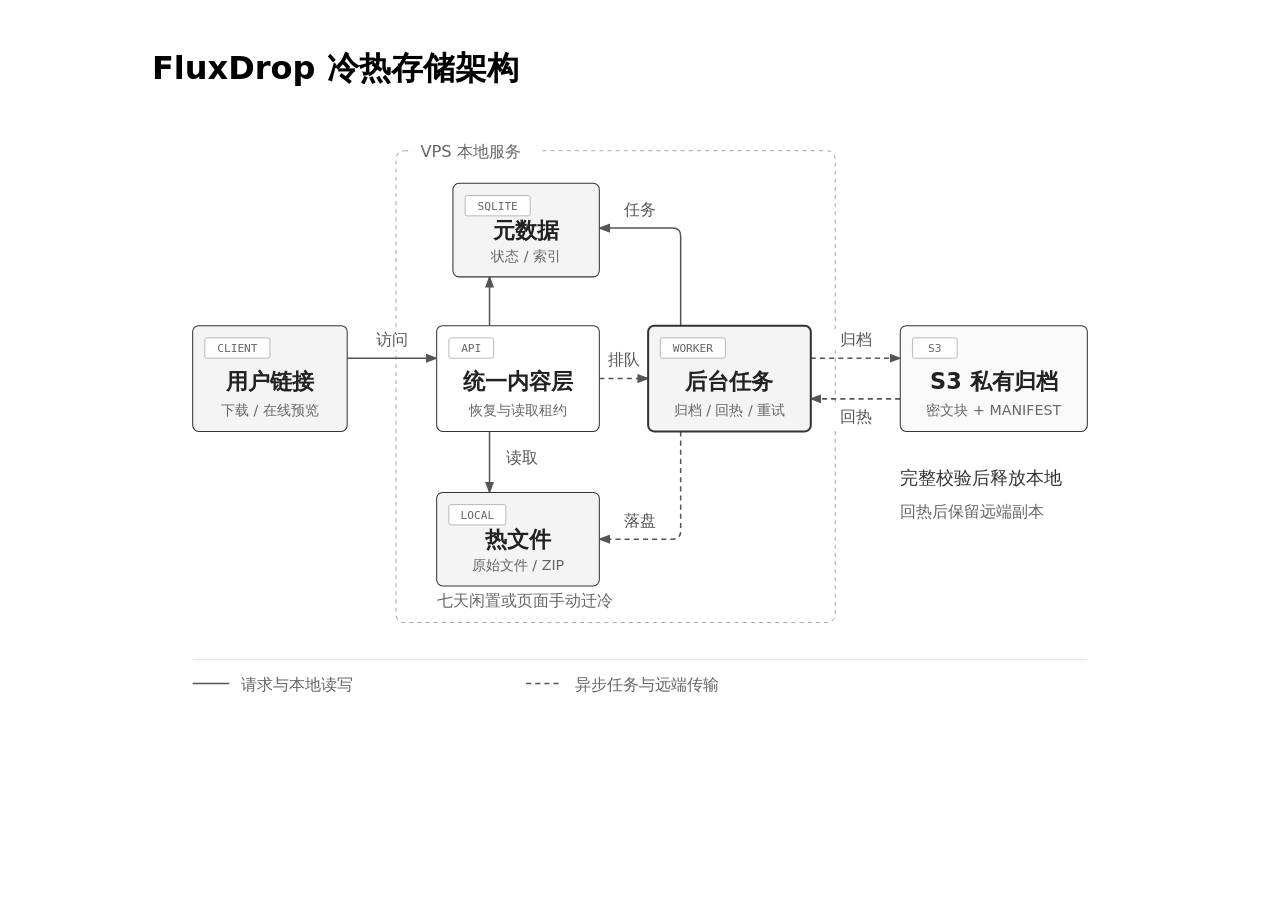
<file: docs/diagrams/cold-storage-architecture.html>
<!DOCTYPE html><html lang="zh-CN"><head><meta charset="utf-8"><meta name="viewport" content="width=device-width,initial-scale=1"><title>FluxDrop 冷热存储架构</title><style>
*{box-sizing:border-box}body{margin:0;background:#fff;color:#222;font-family:system-ui,-apple-system,"Segoe UI","PingFang SC","Microsoft YaHei",sans-serif;line-height:1.65}
main{max-width:1040px;margin:48px auto;padding:0 32px}h1{font-size:32px;line-height:1.3;margin:0 0 12px;font-weight:600;color:#000}h2{font-size:22px;margin:36px 0 12px;color:#000}h3{font-size:17px;margin:24px 0 8px;color:#000}p{margin:10px 0}p.meta,figcaption{font-size:13px;color:#666}figure{margin:24px 0}figcaption{margin-top:12px}.diagram-container{width:100%;overflow-x:auto}svg{width:100%;min-width:960px;display:block}table{width:100%;border-collapse:collapse;table-layout:fixed;margin:16px 0 24px;font-size:14px}th,td{border:1px solid #d9d9d9;padding:12px;text-align:left;vertical-align:middle;overflow-wrap:anywhere}th{background:#f4f4f5;color:#000;font-weight:600}td:first-child,th:first-child{width:24%}li{margin:8px 0}code{font-family:ui-monospace,SFMono-Regular,Menlo,monospace;font-size:.88em;background:#f4f4f5;padding:2px 5px;border-radius:4px}a{color:#333;text-underline-offset:3px}.formula{font-family:ui-monospace,SFMono-Regular,Menlo,monospace;overflow-wrap:anywhere;font-size:14px}.manager{margin:0;background:#fff;padding:28px;width:960px;min-width:960px;border:1px solid #ddd;border-radius:6px}.manager h3{margin:0;font-size:28px}.manager .sub{color:#666;font-size:14px}.manager .toolbar{display:flex;justify-content:space-between;align-items:center;margin:24px 0 12px;gap:16px}.manager .actions{display:flex;gap:8px;align-items:center;flex-wrap:wrap}.manager button{border:1px solid #ccc;border-radius:4px;background:#fff;padding:7px 10px;color:#333;font-family:inherit;font-size:13px}.manager button.cold{background:#333;border-color:#333;color:white}.manager button[disabled]{color:#999;background:#fafafa}.manager table{font-size:14px;margin:0}.manager th,.manager td{padding:16px 10px;border-left:0;border-right:0}.manager th:nth-child(1){width:31%}.manager th:nth-child(2){width:12%}.manager th:nth-child(3){width:21%}.manager th:nth-child(4){width:36%}.manager .badge{display:inline-block;border:1px solid #aaa;border-radius:4px;padding:2px 7px;font-size:12px}.manager .small{font-size:12px;color:#666}.manager .ui-note{font-size:13px;color:#666;margin:20px 0 0}.manager .progress{height:4px;background:#eee;margin-top:8px;max-width:112px}.manager .progress span{display:block;width:65%;height:100%;background:#555}
@media(max-width:700px){main{margin:24px auto;padding:0 16px}h1{font-size:27px}table{font-size:12px}th,td{padding:8px}}
@media print{main{max-width:none;margin:0;padding:0}.diagram-container{overflow-x:visible}svg{min-width:0}.manager{min-width:0;width:100%}h2,h3{break-after:avoid}figure{break-inside:avoid}a{color:#222}body{font-size:11pt}}
</style></head><body><main><h1>FluxDrop 冷热存储架构</h1><div class="diagram-container"><svg viewBox="0 0 960 600" xmlns="http://www.w3.org/2000/svg" role="img" aria-labelledby="cold-storage-architecture-title cold-storage-architecture-desc"><title id="cold-storage-architecture-title">FluxDrop 冷热存储架构</title><desc id="cold-storage-architecture-desc">用户通过统一内容层访问热文件，后台任务协调本地缓存、SQLite 元数据与 S3 私有加密归档。</desc><defs><marker id="arrow" markerWidth="8" markerHeight="6" refX="7" refY="3" orient="auto"><polygon points="0 0, 8 3, 0 6" fill="#555"/></marker><marker id="arrow-accent" markerWidth="8" markerHeight="6" refX="7" refY="3" orient="auto"><polygon points="0 0, 8 3, 0 6" fill="#333"/></marker><marker id="arrow-link" markerWidth="8" markerHeight="6" refX="7" refY="3" orient="auto"><polygon points="0 0, 8 3, 0 6" fill="#555"/></marker></defs><rect width="960" height="600" fill="#fff"/><rect x="240" y="48" width="432" height="464" rx="8" fill="#fff" stroke="#aaa" stroke-dasharray="4,4"/><rect x="256" y="36" width="124" height="24" fill="#fff"/><text x="264" y="54" fill="#666" font-size="16" font-weight="500" font-family="system-ui, -apple-system, &quot;Segoe UI&quot;, &quot;PingFang SC&quot;, &quot;Microsoft YaHei&quot;, sans-serif" text-anchor="start">VPS 本地服务</text><path d="M192 252 H280" fill="none" stroke="#555" stroke-width="1.5" marker-end="url(#arrow)"/><path d="M332 324 V384" fill="none" stroke="#555" stroke-width="1.5" marker-end="url(#arrow)"/><path d="M332 220 V172" fill="none" stroke="#555" stroke-width="1.5" marker-end="url(#arrow)"/><path d="M440 272 H488" fill="none" stroke="#555" stroke-width="1.5" stroke-dasharray="5,4" marker-end="url(#arrow)"/><path d="M520 220 V132 Q520 124 512 124 H440" fill="none" stroke="#555" stroke-width="1.5" marker-end="url(#arrow)"/><path d="M520 324 V422 Q520 430 512 430 H440" fill="none" stroke="#555" stroke-width="1.5" stroke-dasharray="5,4" marker-end="url(#arrow)"/><path d="M648 252 H736" fill="none" stroke="#555" stroke-width="1.5" stroke-dasharray="5,4" marker-end="url(#arrow)"/><path d="M736 292 H648" fill="none" stroke="#555" stroke-width="1.5" stroke-dasharray="5,4" marker-end="url(#arrow)"/><g class="arrow-label"><rect x="212.0" y="224" width="48" height="20" rx="2" fill="#fff"/><text x="236" y="239" fill="#555" font-size="16" font-weight="500" font-family="system-ui, -apple-system, &quot;Segoe UI&quot;, &quot;PingFang SC&quot;, &quot;Microsoft YaHei&quot;, sans-serif" text-anchor="middle">访问</text></g><g class="arrow-label"><rect x="440.0" y="244" width="48" height="20" rx="2" fill="#fff"/><text x="464" y="259" fill="#555" font-size="16" font-weight="500" font-family="system-ui, -apple-system, &quot;Segoe UI&quot;, &quot;PingFang SC&quot;, &quot;Microsoft YaHei&quot;, sans-serif" text-anchor="middle">排队</text></g><g class="arrow-label"><rect x="456.0" y="96" width="48" height="20" rx="2" fill="#fff"/><text x="480" y="111" fill="#555" font-size="16" font-weight="500" font-family="system-ui, -apple-system, &quot;Segoe UI&quot;, &quot;PingFang SC&quot;, &quot;Microsoft YaHei&quot;, sans-serif" text-anchor="middle">任务</text></g><g class="arrow-label"><rect x="456.0" y="402" width="48" height="20" rx="2" fill="#fff"/><text x="480" y="417" fill="#555" font-size="16" font-weight="500" font-family="system-ui, -apple-system, &quot;Segoe UI&quot;, &quot;PingFang SC&quot;, &quot;Microsoft YaHei&quot;, sans-serif" text-anchor="middle">落盘</text></g><g class="arrow-label"><rect x="668.0" y="224" width="48" height="20" rx="2" fill="#fff"/><text x="692" y="239" fill="#555" font-size="16" font-weight="500" font-family="system-ui, -apple-system, &quot;Segoe UI&quot;, &quot;PingFang SC&quot;, &quot;Microsoft YaHei&quot;, sans-serif" text-anchor="middle">归档</text></g><g class="arrow-label"><rect x="668.0" y="300" width="48" height="20" rx="2" fill="#fff"/><text x="692" y="315" fill="#555" font-size="16" font-weight="500" font-family="system-ui, -apple-system, &quot;Segoe UI&quot;, &quot;PingFang SC&quot;, &quot;Microsoft YaHei&quot;, sans-serif" text-anchor="middle">回热</text></g><g class="arrow-label"><rect x="340" y="340" width="48" height="20" rx="2" fill="#fff"/><text x="348" y="355" fill="#555" font-size="16" font-weight="500" font-family="system-ui, -apple-system, &quot;Segoe UI&quot;, &quot;PingFang SC&quot;, &quot;Microsoft YaHei&quot;, sans-serif" text-anchor="start">读取</text></g><g data-node="CLIENT"><rect x="40" y="220" width="152" height="104" rx="6" fill="#fff"/><rect x="40" y="220" width="152" height="104" rx="6" fill="#f4f4f5" stroke="#333" stroke-width="1"/><rect x="52" y="232" width="64" height="20" rx="2" fill="#fff" stroke="#aaa" stroke-width="0.8"/><text x="84.0" y="246" fill="#666" font-size="11" font-weight="500" font-family="ui-monospace, SFMono-Regular, Menlo, monospace" text-anchor="middle">CLIENT</text><text x="116.0" y="282" fill="#222" font-size="22" font-weight="600" font-family="system-ui, -apple-system, &quot;Segoe UI&quot;, &quot;PingFang SC&quot;, &quot;Microsoft YaHei&quot;, sans-serif" text-anchor="middle">用户链接</text><text x="116.0" y="308" fill="#666" font-size="14" font-weight="400" font-family="system-ui, -apple-system, &quot;Segoe UI&quot;, &quot;PingFang SC&quot;, &quot;Microsoft YaHei&quot;, sans-serif" text-anchor="middle">下载 / 在线预览</text></g><g data-node="API"><rect x="280" y="220" width="160" height="104" rx="6" fill="#fff"/><rect x="280" y="220" width="160" height="104" rx="6" fill="#fff" stroke="#333" stroke-width="1"/><rect x="292" y="232" width="44" height="20" rx="2" fill="#fff" stroke="#aaa" stroke-width="0.8"/><text x="314.0" y="246" fill="#666" font-size="11" font-weight="500" font-family="ui-monospace, SFMono-Regular, Menlo, monospace" text-anchor="middle">API</text><text x="360.0" y="282" fill="#222" font-size="22" font-weight="600" font-family="system-ui, -apple-system, &quot;Segoe UI&quot;, &quot;PingFang SC&quot;, &quot;Microsoft YaHei&quot;, sans-serif" text-anchor="middle">统一内容层</text><text x="360.0" y="308" fill="#666" font-size="14" font-weight="400" font-family="system-ui, -apple-system, &quot;Segoe UI&quot;, &quot;PingFang SC&quot;, &quot;Microsoft YaHei&quot;, sans-serif" text-anchor="middle">恢复与读取租约</text></g><g data-node="SQLITE"><rect x="296" y="80" width="144" height="92" rx="6" fill="#fff"/><rect x="296" y="80" width="144" height="92" rx="6" fill="#f4f4f5" stroke="#333" stroke-width="1"/><rect x="308" y="92" width="64" height="20" rx="2" fill="#fff" stroke="#aaa" stroke-width="0.8"/><text x="340.0" y="106" fill="#666" font-size="11" font-weight="500" font-family="ui-monospace, SFMono-Regular, Menlo, monospace" text-anchor="middle">SQLITE</text><text x="368.0" y="134" fill="#222" font-size="22" font-weight="600" font-family="system-ui, -apple-system, &quot;Segoe UI&quot;, &quot;PingFang SC&quot;, &quot;Microsoft YaHei&quot;, sans-serif" text-anchor="middle">元数据</text><text x="368.0" y="156" fill="#666" font-size="14" font-weight="400" font-family="system-ui, -apple-system, &quot;Segoe UI&quot;, &quot;PingFang SC&quot;, &quot;Microsoft YaHei&quot;, sans-serif" text-anchor="middle">状态 / 索引</text></g><g data-node="LOCAL"><rect x="280" y="384" width="160" height="92" rx="6" fill="#fff"/><rect x="280" y="384" width="160" height="92" rx="6" fill="#f4f4f5" stroke="#333" stroke-width="1"/><rect x="292" y="396" width="56" height="20" rx="2" fill="#fff" stroke="#aaa" stroke-width="0.8"/><text x="320.0" y="410" fill="#666" font-size="11" font-weight="500" font-family="ui-monospace, SFMono-Regular, Menlo, monospace" text-anchor="middle">LOCAL</text><text x="360.0" y="438" fill="#222" font-size="22" font-weight="600" font-family="system-ui, -apple-system, &quot;Segoe UI&quot;, &quot;PingFang SC&quot;, &quot;Microsoft YaHei&quot;, sans-serif" text-anchor="middle">热文件</text><text x="360.0" y="460" fill="#666" font-size="14" font-weight="400" font-family="system-ui, -apple-system, &quot;Segoe UI&quot;, &quot;PingFang SC&quot;, &quot;Microsoft YaHei&quot;, sans-serif" text-anchor="middle">原始文件 / ZIP</text></g><g data-node="WORKER"><rect x="488" y="220" width="160" height="104" rx="6" fill="#fff"/><rect x="488" y="220" width="160" height="104" rx="6" fill="#f4f4f5" stroke="#333" stroke-width="2"/><rect x="500" y="232" width="64" height="20" rx="2" fill="#fff" stroke="#aaa" stroke-width="0.8"/><text x="532.0" y="246" fill="#666" font-size="11" font-weight="500" font-family="ui-monospace, SFMono-Regular, Menlo, monospace" text-anchor="middle">WORKER</text><text x="568.0" y="282" fill="#222" font-size="22" font-weight="600" font-family="system-ui, -apple-system, &quot;Segoe UI&quot;, &quot;PingFang SC&quot;, &quot;Microsoft YaHei&quot;, sans-serif" text-anchor="middle">后台任务</text><text x="568.0" y="308" fill="#666" font-size="14" font-weight="400" font-family="system-ui, -apple-system, &quot;Segoe UI&quot;, &quot;PingFang SC&quot;, &quot;Microsoft YaHei&quot;, sans-serif" text-anchor="middle">归档 / 回热 / 重试</text></g><g data-node="S3"><rect x="736" y="220" width="184" height="104" rx="6" fill="#fff"/><rect x="736" y="220" width="184" height="104" rx="6" fill="#fafafa" stroke="#333" stroke-width="1"/><rect x="748" y="232" width="44" height="20" rx="2" fill="#fff" stroke="#aaa" stroke-width="0.8"/><text x="770.0" y="246" fill="#666" font-size="11" font-weight="500" font-family="ui-monospace, SFMono-Regular, Menlo, monospace" text-anchor="middle">S3</text><text x="828.0" y="282" fill="#222" font-size="22" font-weight="600" font-family="system-ui, -apple-system, &quot;Segoe UI&quot;, &quot;PingFang SC&quot;, &quot;Microsoft YaHei&quot;, sans-serif" text-anchor="middle">S3 私有归档</text><text x="828.0" y="308" fill="#666" font-size="14" font-weight="400" font-family="system-ui, -apple-system, &quot;Segoe UI&quot;, &quot;PingFang SC&quot;, &quot;Microsoft YaHei&quot;, sans-serif" text-anchor="middle">密文块 + MANIFEST</text></g><text x="736" y="376" fill="#333" font-size="18" font-weight="500" font-family="system-ui, -apple-system, &quot;Segoe UI&quot;, &quot;PingFang SC&quot;, &quot;Microsoft YaHei&quot;, sans-serif" text-anchor="start">完整校验后释放本地</text><text x="736" y="408" fill="#666" font-size="16" font-weight="400" font-family="system-ui, -apple-system, &quot;Segoe UI&quot;, &quot;PingFang SC&quot;, &quot;Microsoft YaHei&quot;, sans-serif" text-anchor="start">回热后保留远端副本</text><text x="280" y="496" fill="#666" font-size="16" font-weight="400" font-family="system-ui, -apple-system, &quot;Segoe UI&quot;, &quot;PingFang SC&quot;, &quot;Microsoft YaHei&quot;, sans-serif" text-anchor="start">七天闲置或页面手动迁冷</text><line x1="40" y1="548" x2="920" y2="548" stroke="#ddd"/><line x1="40" y1="572" x2="76" y2="572" stroke="#555" stroke-width="1.5"/><text x="88" y="578" fill="#666" font-size="16" font-weight="400" font-family="system-ui, -apple-system, &quot;Segoe UI&quot;, &quot;PingFang SC&quot;, &quot;Microsoft YaHei&quot;, sans-serif" text-anchor="start">请求与本地读写</text><line x1="368" y1="572" x2="404" y2="572" stroke="#555" stroke-width="1.5" stroke-dasharray="5,4"/><text x="416" y="578" fill="#666" font-size="16" font-weight="400" font-family="system-ui, -apple-system, &quot;Segoe UI&quot;, &quot;PingFang SC&quot;, &quot;Microsoft YaHei&quot;, sans-serif" text-anchor="start">异步任务与远端传输</text></svg></div></main></body></html>
</file>
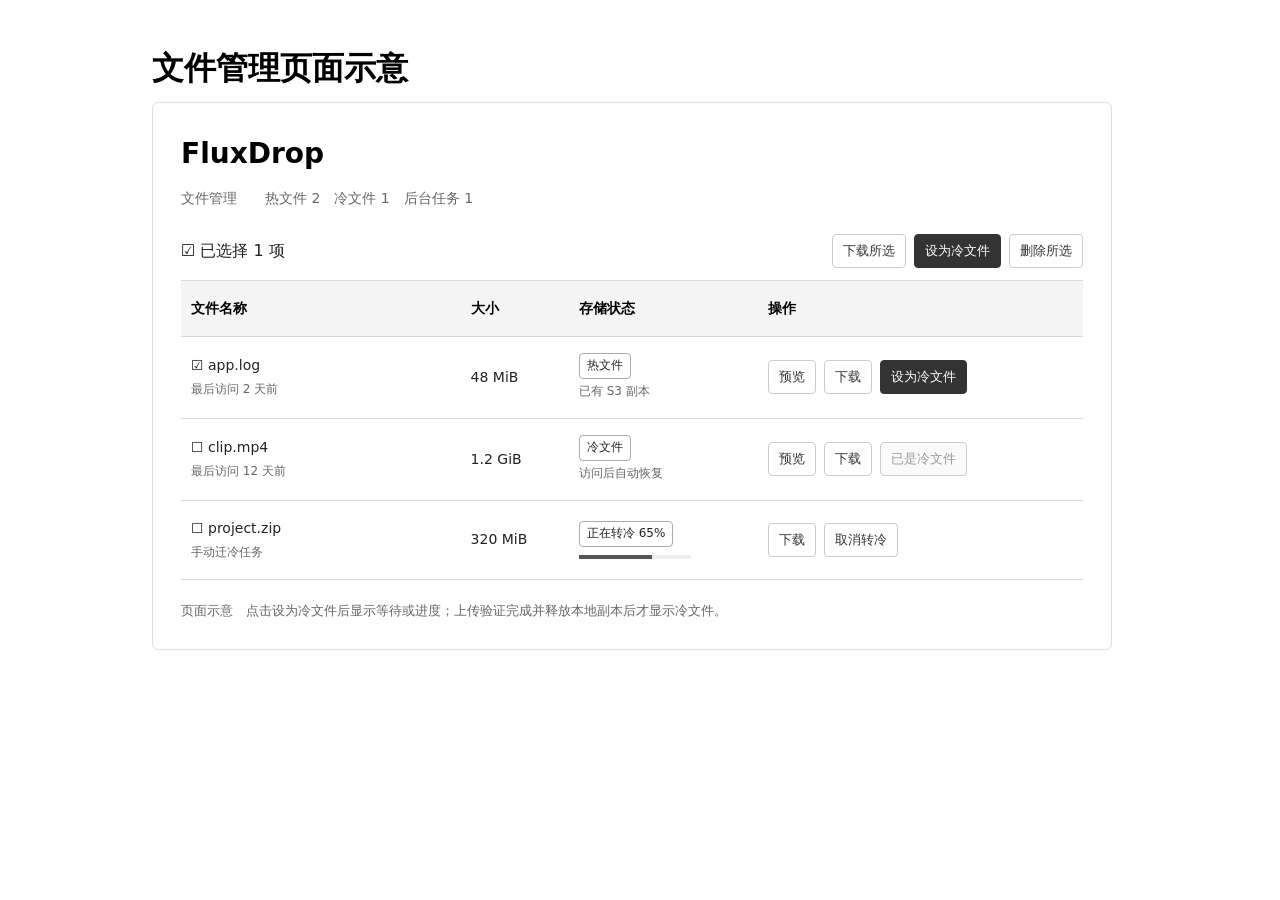
<file: docs/diagrams/cold-storage-manager.html>
<!DOCTYPE html><html lang="zh-CN"><head><meta charset="utf-8"><meta name="viewport" content="width=device-width,initial-scale=1"><title>文件管理页面示意</title><style>
*{box-sizing:border-box}body{margin:0;background:#fff;color:#222;font-family:system-ui,-apple-system,"Segoe UI","PingFang SC","Microsoft YaHei",sans-serif;line-height:1.65}
main{max-width:1040px;margin:48px auto;padding:0 32px}h1{font-size:32px;line-height:1.3;margin:0 0 12px;font-weight:600;color:#000}h2{font-size:22px;margin:36px 0 12px;color:#000}h3{font-size:17px;margin:24px 0 8px;color:#000}p{margin:10px 0}p.meta,figcaption{font-size:13px;color:#666}figure{margin:24px 0}figcaption{margin-top:12px}.diagram-container{width:100%;overflow-x:auto}svg{width:100%;min-width:960px;display:block}table{width:100%;border-collapse:collapse;table-layout:fixed;margin:16px 0 24px;font-size:14px}th,td{border:1px solid #d9d9d9;padding:12px;text-align:left;vertical-align:middle;overflow-wrap:anywhere}th{background:#f4f4f5;color:#000;font-weight:600}td:first-child,th:first-child{width:24%}li{margin:8px 0}code{font-family:ui-monospace,SFMono-Regular,Menlo,monospace;font-size:.88em;background:#f4f4f5;padding:2px 5px;border-radius:4px}a{color:#333;text-underline-offset:3px}.formula{font-family:ui-monospace,SFMono-Regular,Menlo,monospace;overflow-wrap:anywhere;font-size:14px}.manager{margin:0;background:#fff;padding:28px;width:960px;min-width:960px;border:1px solid #ddd;border-radius:6px}.manager h3{margin:0;font-size:28px}.manager .sub{color:#666;font-size:14px}.manager .toolbar{display:flex;justify-content:space-between;align-items:center;margin:24px 0 12px;gap:16px}.manager .actions{display:flex;gap:8px;align-items:center;flex-wrap:wrap}.manager button{border:1px solid #ccc;border-radius:4px;background:#fff;padding:7px 10px;color:#333;font-family:inherit;font-size:13px}.manager button.cold{background:#333;border-color:#333;color:white}.manager button[disabled]{color:#999;background:#fafafa}.manager table{font-size:14px;margin:0}.manager th,.manager td{padding:16px 10px;border-left:0;border-right:0}.manager th:nth-child(1){width:31%}.manager th:nth-child(2){width:12%}.manager th:nth-child(3){width:21%}.manager th:nth-child(4){width:36%}.manager .badge{display:inline-block;border:1px solid #aaa;border-radius:4px;padding:2px 7px;font-size:12px}.manager .small{font-size:12px;color:#666}.manager .ui-note{font-size:13px;color:#666;margin:20px 0 0}.manager .progress{height:4px;background:#eee;margin-top:8px;max-width:112px}.manager .progress span{display:block;width:65%;height:100%;background:#555}
@media(max-width:700px){main{margin:24px auto;padding:0 16px}h1{font-size:27px}table{font-size:12px}th,td{padding:8px}}
@media print{main{max-width:none;margin:0;padding:0}.diagram-container{overflow-x:visible}svg{min-width:0}.manager{min-width:0;width:100%}h2,h3{break-after:avoid}figure{break-inside:avoid}a{color:#222}body{font-size:11pt}}
</style></head><body><main><h1>文件管理页面示意</h1><div class="diagram-container"><div class="manager" id="manager-preview" aria-label="冷热文件管理页面示意">
<h3>FluxDrop</h3><p class="sub">文件管理　　热文件 2　冷文件 1　后台任务 1</p>
<div class="toolbar"><span>☑ 已选择 1 项</span><div class="actions"><button>下载所选</button><button class="cold">设为冷文件</button><button>删除所选</button></div></div>
<table><thead><tr><th>文件名称</th><th>大小</th><th>存储状态</th><th>操作</th></tr></thead><tbody>
<tr><td>☑ app.log<br><span class="small">最后访问 2 天前</span></td><td>48 MiB</td><td><span class="badge">热文件</span><br><span class="small">已有 S3 副本</span></td><td><div class="actions"><button>预览</button><button>下载</button><button class="cold">设为冷文件</button></div></td></tr>
<tr><td>☐ clip.mp4<br><span class="small">最后访问 12 天前</span></td><td>1.2 GiB</td><td><span class="badge">冷文件</span><br><span class="small">访问后自动恢复</span></td><td><div class="actions"><button>预览</button><button>下载</button><button disabled>已是冷文件</button></div></td></tr>
<tr><td>☐ project.zip<br><span class="small">手动迁冷任务</span></td><td>320 MiB</td><td><span class="badge">正在转冷 65%</span><div class="progress"><span></span></div></td><td><div class="actions"><button>下载</button><button>取消转冷</button></div></td></tr>
</tbody></table><p class="ui-note">页面示意　点击设为冷文件后显示等待或进度；上传验证完成并释放本地副本后才显示冷文件。</p></div></div></main></body></html>
</file>
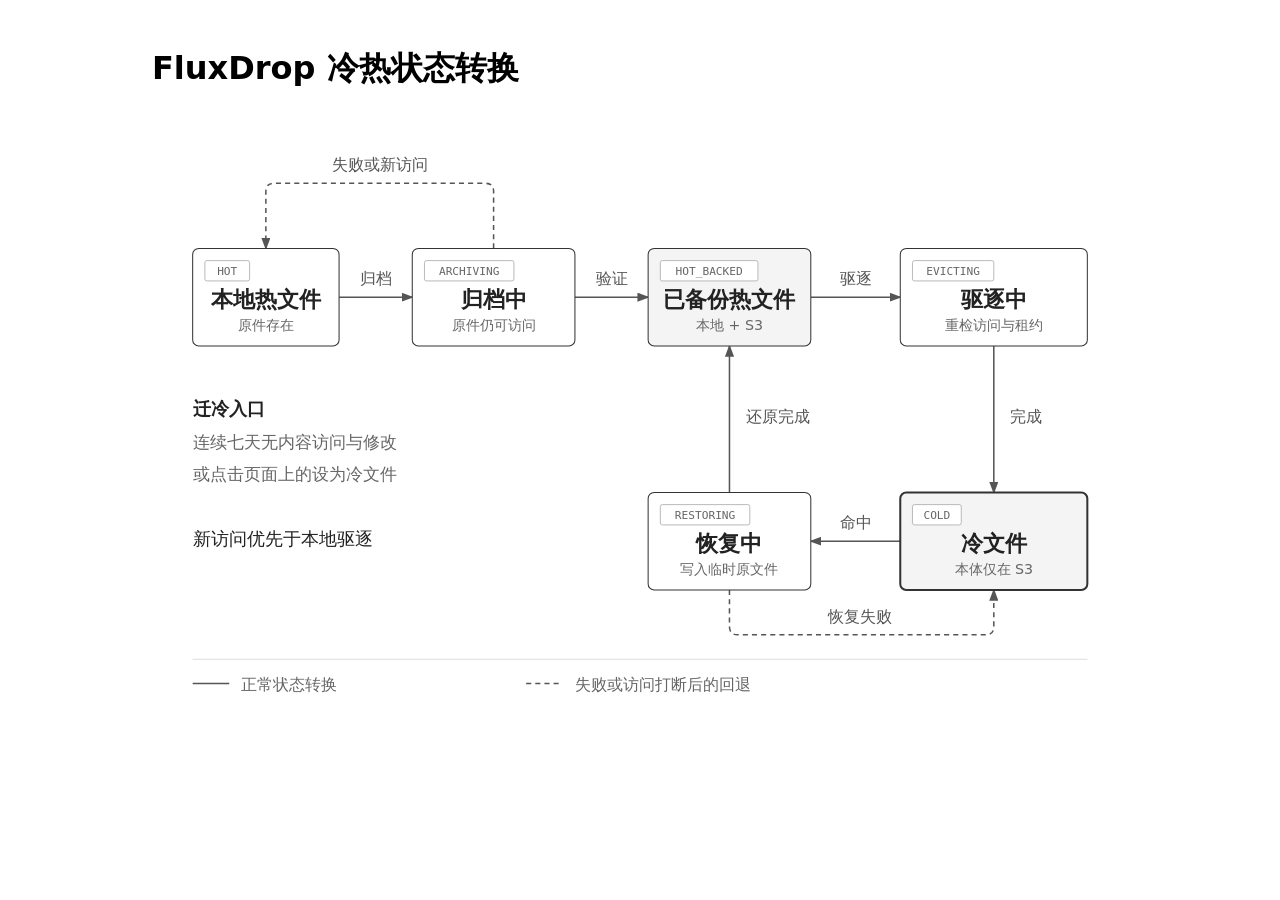
<file: docs/diagrams/cold-storage-states.html>
<!DOCTYPE html><html lang="zh-CN"><head><meta charset="utf-8"><meta name="viewport" content="width=device-width,initial-scale=1"><title>FluxDrop 冷热状态转换</title><style>
*{box-sizing:border-box}body{margin:0;background:#fff;color:#222;font-family:system-ui,-apple-system,"Segoe UI","PingFang SC","Microsoft YaHei",sans-serif;line-height:1.65}
main{max-width:1040px;margin:48px auto;padding:0 32px}h1{font-size:32px;line-height:1.3;margin:0 0 12px;font-weight:600;color:#000}h2{font-size:22px;margin:36px 0 12px;color:#000}h3{font-size:17px;margin:24px 0 8px;color:#000}p{margin:10px 0}p.meta,figcaption{font-size:13px;color:#666}figure{margin:24px 0}figcaption{margin-top:12px}.diagram-container{width:100%;overflow-x:auto}svg{width:100%;min-width:960px;display:block}table{width:100%;border-collapse:collapse;table-layout:fixed;margin:16px 0 24px;font-size:14px}th,td{border:1px solid #d9d9d9;padding:12px;text-align:left;vertical-align:middle;overflow-wrap:anywhere}th{background:#f4f4f5;color:#000;font-weight:600}td:first-child,th:first-child{width:24%}li{margin:8px 0}code{font-family:ui-monospace,SFMono-Regular,Menlo,monospace;font-size:.88em;background:#f4f4f5;padding:2px 5px;border-radius:4px}a{color:#333;text-underline-offset:3px}.formula{font-family:ui-monospace,SFMono-Regular,Menlo,monospace;overflow-wrap:anywhere;font-size:14px}.manager{margin:0;background:#fff;padding:28px;width:960px;min-width:960px;border:1px solid #ddd;border-radius:6px}.manager h3{margin:0;font-size:28px}.manager .sub{color:#666;font-size:14px}.manager .toolbar{display:flex;justify-content:space-between;align-items:center;margin:24px 0 12px;gap:16px}.manager .actions{display:flex;gap:8px;align-items:center;flex-wrap:wrap}.manager button{border:1px solid #ccc;border-radius:4px;background:#fff;padding:7px 10px;color:#333;font-family:inherit;font-size:13px}.manager button.cold{background:#333;border-color:#333;color:white}.manager button[disabled]{color:#999;background:#fafafa}.manager table{font-size:14px;margin:0}.manager th,.manager td{padding:16px 10px;border-left:0;border-right:0}.manager th:nth-child(1){width:31%}.manager th:nth-child(2){width:12%}.manager th:nth-child(3){width:21%}.manager th:nth-child(4){width:36%}.manager .badge{display:inline-block;border:1px solid #aaa;border-radius:4px;padding:2px 7px;font-size:12px}.manager .small{font-size:12px;color:#666}.manager .ui-note{font-size:13px;color:#666;margin:20px 0 0}.manager .progress{height:4px;background:#eee;margin-top:8px;max-width:112px}.manager .progress span{display:block;width:65%;height:100%;background:#555}
@media(max-width:700px){main{margin:24px auto;padding:0 16px}h1{font-size:27px}table{font-size:12px}th,td{padding:8px}}
@media print{main{max-width:none;margin:0;padding:0}.diagram-container{overflow-x:visible}svg{min-width:0}.manager{min-width:0;width:100%}h2,h3{break-after:avoid}figure{break-inside:avoid}a{color:#222}body{font-size:11pt}}
</style></head><body><main><h1>FluxDrop 冷热状态转换</h1><div class="diagram-container"><svg viewBox="0 0 960 600" xmlns="http://www.w3.org/2000/svg" role="img" aria-labelledby="cold-storage-states-title cold-storage-states-desc"><title id="cold-storage-states-title">FluxDrop 冷热状态转换</title><desc id="cold-storage-states-desc">文件经归档和安全驱逐成为冷文件，内容访问触发恢复，失败或新访问使任务回退到仍有完整副本的状态。</desc><defs><marker id="arrow" markerWidth="8" markerHeight="6" refX="7" refY="3" orient="auto"><polygon points="0 0, 8 3, 0 6" fill="#555"/></marker><marker id="arrow-accent" markerWidth="8" markerHeight="6" refX="7" refY="3" orient="auto"><polygon points="0 0, 8 3, 0 6" fill="#333"/></marker><marker id="arrow-link" markerWidth="8" markerHeight="6" refX="7" refY="3" orient="auto"><polygon points="0 0, 8 3, 0 6" fill="#555"/></marker></defs><rect width="960" height="600" fill="#fff"/><path d="M184 192 H256" fill="none" stroke="#555" stroke-width="1.5" marker-end="url(#arrow)"/><path d="M416 192 H488" fill="none" stroke="#555" stroke-width="1.5" marker-end="url(#arrow)"/><path d="M648 192 H736" fill="none" stroke="#555" stroke-width="1.5" marker-end="url(#arrow)"/><path d="M828 240 V384" fill="none" stroke="#555" stroke-width="1.5" marker-end="url(#arrow)"/><path d="M736 432 H648" fill="none" stroke="#555" stroke-width="1.5" marker-end="url(#arrow)"/><path d="M568 384 V240" fill="none" stroke="#555" stroke-width="1.5" marker-end="url(#arrow)"/><path d="M336 144 V88 Q336 80 328 80 H120 Q112 80 112 88 V144" fill="none" stroke="#555" stroke-width="1.5" stroke-dasharray="5,4" marker-end="url(#arrow)"/><path d="M568 480 V516 Q568 524 576 524 H820 Q828 524 828 516 V480" fill="none" stroke="#555" stroke-width="1.5" stroke-dasharray="5,4" marker-end="url(#arrow)"/><g class="arrow-label"><rect x="196.0" y="164" width="48" height="20" rx="2" fill="#fff"/><text x="220" y="179" fill="#555" font-size="16" font-weight="500" font-family="system-ui, -apple-system, &quot;Segoe UI&quot;, &quot;PingFang SC&quot;, &quot;Microsoft YaHei&quot;, sans-serif" text-anchor="middle">归档</text></g><g class="arrow-label"><rect x="428.0" y="164" width="48" height="20" rx="2" fill="#fff"/><text x="452" y="179" fill="#555" font-size="16" font-weight="500" font-family="system-ui, -apple-system, &quot;Segoe UI&quot;, &quot;PingFang SC&quot;, &quot;Microsoft YaHei&quot;, sans-serif" text-anchor="middle">验证</text></g><g class="arrow-label"><rect x="668.0" y="164" width="48" height="20" rx="2" fill="#fff"/><text x="692" y="179" fill="#555" font-size="16" font-weight="500" font-family="system-ui, -apple-system, &quot;Segoe UI&quot;, &quot;PingFang SC&quot;, &quot;Microsoft YaHei&quot;, sans-serif" text-anchor="middle">驱逐</text></g><g class="arrow-label"><rect x="836" y="300" width="48" height="20" rx="2" fill="#fff"/><text x="844" y="315" fill="#555" font-size="16" font-weight="500" font-family="system-ui, -apple-system, &quot;Segoe UI&quot;, &quot;PingFang SC&quot;, &quot;Microsoft YaHei&quot;, sans-serif" text-anchor="start">完成</text></g><g class="arrow-label"><rect x="668.0" y="404" width="48" height="20" rx="2" fill="#fff"/><text x="692" y="419" fill="#555" font-size="16" font-weight="500" font-family="system-ui, -apple-system, &quot;Segoe UI&quot;, &quot;PingFang SC&quot;, &quot;Microsoft YaHei&quot;, sans-serif" text-anchor="middle">命中</text></g><g class="arrow-label"><rect x="576" y="300" width="80" height="20" rx="2" fill="#fff"/><text x="584" y="315" fill="#555" font-size="16" font-weight="500" font-family="system-ui, -apple-system, &quot;Segoe UI&quot;, &quot;PingFang SC&quot;, &quot;Microsoft YaHei&quot;, sans-serif" text-anchor="start">还原完成</text></g><g class="arrow-label"><rect x="168.0" y="52" width="112" height="20" rx="2" fill="#fff"/><text x="224" y="67" fill="#555" font-size="16" font-weight="500" font-family="system-ui, -apple-system, &quot;Segoe UI&quot;, &quot;PingFang SC&quot;, &quot;Microsoft YaHei&quot;, sans-serif" text-anchor="middle">失败或新访问</text></g><g class="arrow-label"><rect x="656.0" y="496" width="80" height="20" rx="2" fill="#fff"/><text x="696" y="511" fill="#555" font-size="16" font-weight="500" font-family="system-ui, -apple-system, &quot;Segoe UI&quot;, &quot;PingFang SC&quot;, &quot;Microsoft YaHei&quot;, sans-serif" text-anchor="middle">恢复失败</text></g><g data-node="HOT"><rect x="40" y="144" width="144" height="96" rx="6" fill="#fff"/><rect x="40" y="144" width="144" height="96" rx="6" fill="#fff" stroke="#333" stroke-width="1"/><rect x="52" y="156" width="44" height="20" rx="2" fill="#fff" stroke="#aaa" stroke-width="0.8"/><text x="74.0" y="170" fill="#666" font-size="11" font-weight="500" font-family="ui-monospace, SFMono-Regular, Menlo, monospace" text-anchor="middle">HOT</text><text x="112.0" y="202" fill="#222" font-size="22" font-weight="600" font-family="system-ui, -apple-system, &quot;Segoe UI&quot;, &quot;PingFang SC&quot;, &quot;Microsoft YaHei&quot;, sans-serif" text-anchor="middle">本地热文件</text><text x="112.0" y="224" fill="#666" font-size="14" font-weight="400" font-family="system-ui, -apple-system, &quot;Segoe UI&quot;, &quot;PingFang SC&quot;, &quot;Microsoft YaHei&quot;, sans-serif" text-anchor="middle">原件存在</text></g><g data-node="ARCHIVING"><rect x="256" y="144" width="160" height="96" rx="6" fill="#fff"/><rect x="256" y="144" width="160" height="96" rx="6" fill="#fff" stroke="#333" stroke-width="1"/><rect x="268" y="156" width="88" height="20" rx="2" fill="#fff" stroke="#aaa" stroke-width="0.8"/><text x="312.0" y="170" fill="#666" font-size="11" font-weight="500" font-family="ui-monospace, SFMono-Regular, Menlo, monospace" text-anchor="middle">ARCHIVING</text><text x="336.0" y="202" fill="#222" font-size="22" font-weight="600" font-family="system-ui, -apple-system, &quot;Segoe UI&quot;, &quot;PingFang SC&quot;, &quot;Microsoft YaHei&quot;, sans-serif" text-anchor="middle">归档中</text><text x="336.0" y="224" fill="#666" font-size="14" font-weight="400" font-family="system-ui, -apple-system, &quot;Segoe UI&quot;, &quot;PingFang SC&quot;, &quot;Microsoft YaHei&quot;, sans-serif" text-anchor="middle">原件仍可访问</text></g><g data-node="HOT_BACKED"><rect x="488" y="144" width="160" height="96" rx="6" fill="#fff"/><rect x="488" y="144" width="160" height="96" rx="6" fill="#f4f4f5" stroke="#333" stroke-width="1"/><rect x="500" y="156" width="96" height="20" rx="2" fill="#fff" stroke="#aaa" stroke-width="0.8"/><text x="548.0" y="170" fill="#666" font-size="11" font-weight="500" font-family="ui-monospace, SFMono-Regular, Menlo, monospace" text-anchor="middle">HOT_BACKED</text><text x="568.0" y="202" fill="#222" font-size="22" font-weight="600" font-family="system-ui, -apple-system, &quot;Segoe UI&quot;, &quot;PingFang SC&quot;, &quot;Microsoft YaHei&quot;, sans-serif" text-anchor="middle">已备份热文件</text><text x="568.0" y="224" fill="#666" font-size="14" font-weight="400" font-family="system-ui, -apple-system, &quot;Segoe UI&quot;, &quot;PingFang SC&quot;, &quot;Microsoft YaHei&quot;, sans-serif" text-anchor="middle">本地 + S3</text></g><g data-node="EVICTING"><rect x="736" y="144" width="184" height="96" rx="6" fill="#fff"/><rect x="736" y="144" width="184" height="96" rx="6" fill="#fff" stroke="#333" stroke-width="1"/><rect x="748" y="156" width="80" height="20" rx="2" fill="#fff" stroke="#aaa" stroke-width="0.8"/><text x="788.0" y="170" fill="#666" font-size="11" font-weight="500" font-family="ui-monospace, SFMono-Regular, Menlo, monospace" text-anchor="middle">EVICTING</text><text x="828.0" y="202" fill="#222" font-size="22" font-weight="600" font-family="system-ui, -apple-system, &quot;Segoe UI&quot;, &quot;PingFang SC&quot;, &quot;Microsoft YaHei&quot;, sans-serif" text-anchor="middle">驱逐中</text><text x="828.0" y="224" fill="#666" font-size="14" font-weight="400" font-family="system-ui, -apple-system, &quot;Segoe UI&quot;, &quot;PingFang SC&quot;, &quot;Microsoft YaHei&quot;, sans-serif" text-anchor="middle">重检访问与租约</text></g><g data-node="COLD"><rect x="736" y="384" width="184" height="96" rx="6" fill="#fff"/><rect x="736" y="384" width="184" height="96" rx="6" fill="#f4f4f5" stroke="#333" stroke-width="2"/><rect x="748" y="396" width="48" height="20" rx="2" fill="#fff" stroke="#aaa" stroke-width="0.8"/><text x="772.0" y="410" fill="#666" font-size="11" font-weight="500" font-family="ui-monospace, SFMono-Regular, Menlo, monospace" text-anchor="middle">COLD</text><text x="828.0" y="442" fill="#222" font-size="22" font-weight="600" font-family="system-ui, -apple-system, &quot;Segoe UI&quot;, &quot;PingFang SC&quot;, &quot;Microsoft YaHei&quot;, sans-serif" text-anchor="middle">冷文件</text><text x="828.0" y="464" fill="#666" font-size="14" font-weight="400" font-family="system-ui, -apple-system, &quot;Segoe UI&quot;, &quot;PingFang SC&quot;, &quot;Microsoft YaHei&quot;, sans-serif" text-anchor="middle">本体仅在 S3</text></g><g data-node="RESTORING"><rect x="488" y="384" width="160" height="96" rx="6" fill="#fff"/><rect x="488" y="384" width="160" height="96" rx="6" fill="#fff" stroke="#333" stroke-width="1"/><rect x="500" y="396" width="88" height="20" rx="2" fill="#fff" stroke="#aaa" stroke-width="0.8"/><text x="544.0" y="410" fill="#666" font-size="11" font-weight="500" font-family="ui-monospace, SFMono-Regular, Menlo, monospace" text-anchor="middle">RESTORING</text><text x="568.0" y="442" fill="#222" font-size="22" font-weight="600" font-family="system-ui, -apple-system, &quot;Segoe UI&quot;, &quot;PingFang SC&quot;, &quot;Microsoft YaHei&quot;, sans-serif" text-anchor="middle">恢复中</text><text x="568.0" y="464" fill="#666" font-size="14" font-weight="400" font-family="system-ui, -apple-system, &quot;Segoe UI&quot;, &quot;PingFang SC&quot;, &quot;Microsoft YaHei&quot;, sans-serif" text-anchor="middle">写入临时原文件</text></g><text x="40" y="308" fill="#222" font-size="18" font-weight="600" font-family="system-ui, -apple-system, &quot;Segoe UI&quot;, &quot;PingFang SC&quot;, &quot;Microsoft YaHei&quot;, sans-serif" text-anchor="start">迁冷入口</text><text x="40" y="340" fill="#666" font-size="17" font-weight="400" font-family="system-ui, -apple-system, &quot;Segoe UI&quot;, &quot;PingFang SC&quot;, &quot;Microsoft YaHei&quot;, sans-serif" text-anchor="start">连续七天无内容访问与修改</text><text x="40" y="372" fill="#666" font-size="17" font-weight="400" font-family="system-ui, -apple-system, &quot;Segoe UI&quot;, &quot;PingFang SC&quot;, &quot;Microsoft YaHei&quot;, sans-serif" text-anchor="start">或点击页面上的设为冷文件</text><text x="40" y="436" fill="#222" font-size="18" font-weight="500" font-family="system-ui, -apple-system, &quot;Segoe UI&quot;, &quot;PingFang SC&quot;, &quot;Microsoft YaHei&quot;, sans-serif" text-anchor="start">新访问优先于本地驱逐</text><line x1="40" y1="548" x2="920" y2="548" stroke="#ddd"/><line x1="40" y1="572" x2="76" y2="572" stroke="#555" stroke-width="1.5"/><text x="88" y="578" fill="#666" font-size="16" font-weight="400" font-family="system-ui, -apple-system, &quot;Segoe UI&quot;, &quot;PingFang SC&quot;, &quot;Microsoft YaHei&quot;, sans-serif" text-anchor="start">正常状态转换</text><line x1="368" y1="572" x2="404" y2="572" stroke="#555" stroke-width="1.5" stroke-dasharray="5,4"/><text x="416" y="578" fill="#666" font-size="16" font-weight="400" font-family="system-ui, -apple-system, &quot;Segoe UI&quot;, &quot;PingFang SC&quot;, &quot;Microsoft YaHei&quot;, sans-serif" text-anchor="start">失败或访问打断后的回退</text></svg></div></main></body></html>
</file>
